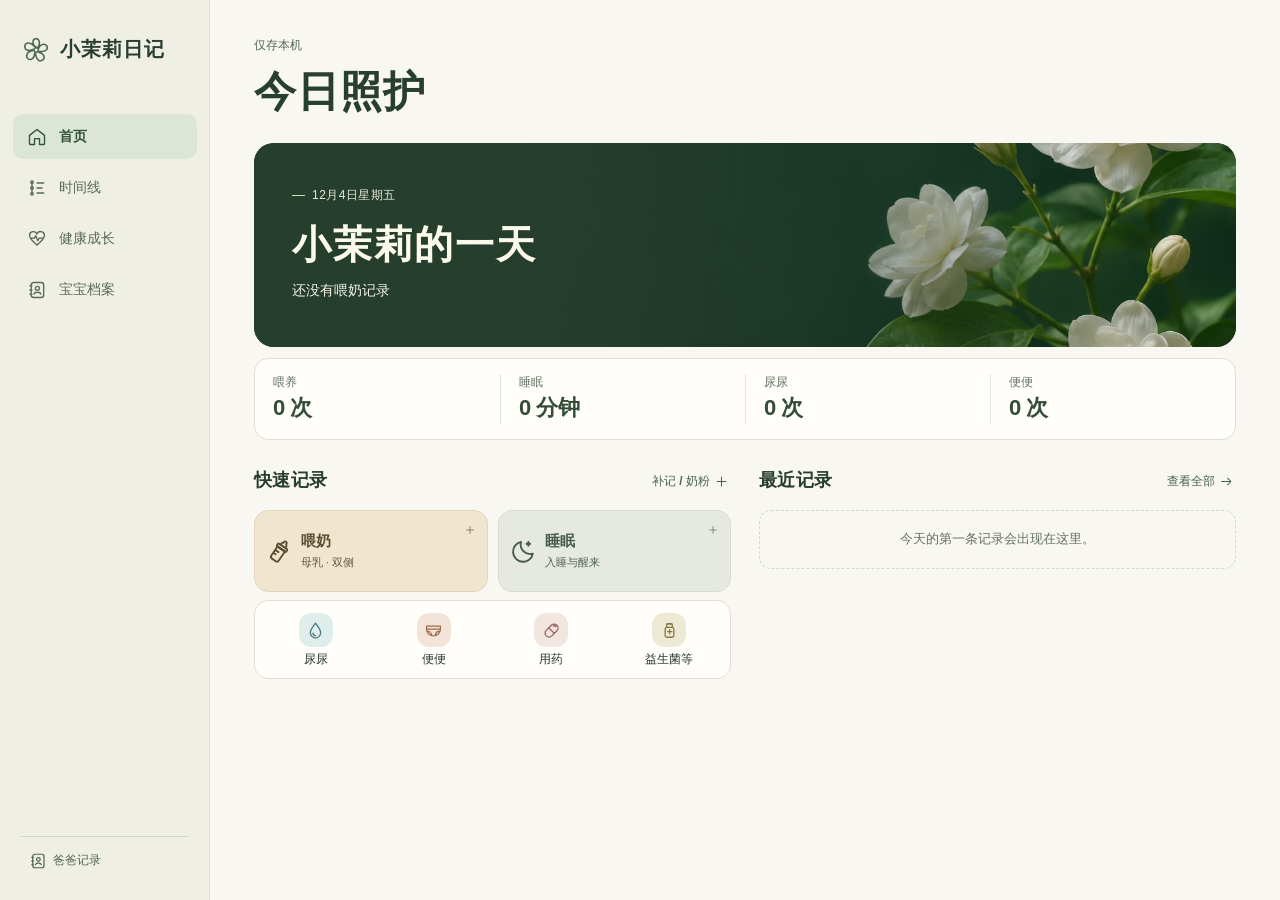
<file: index.html>
<!doctype html>
<html lang="zh-CN">
<head>
  <meta charset="utf-8">
  <meta name="viewport" content="width=device-width,initial-scale=1,viewport-fit=cover">
  <meta name="theme-color" content="#f8f7f1">
  <meta name="apple-mobile-web-app-capable" content="yes">
  <meta name="apple-mobile-web-app-status-bar-style" content="default">
  <meta name="description" content="小茉莉的家庭照护日记">
  <link rel="manifest" href="./manifest.webmanifest">
  <link rel="apple-touch-icon" href="./apple-touch-icon.png">
  <link rel="stylesheet" href="./app.css">
  <link rel="stylesheet" href="./entry.css">
  <title>小茉莉日记</title>
</head>
<body data-locked="true">
  <div id="openStatus" role="status">
    <p id="openMessage">正在打开本机日记…</p>
    <button type="button" id="retryOpen" hidden>重新打开</button>
  </div>
  <header class="masthead">
    <div class="brand"><span class="brand-seal" data-icon="flower"></span><span>小茉莉日记</span></div>
    <button id="profileShortcut" class="top-profile" aria-label="打开宝宝档案"><span data-icon="profile"></span><span id="actorName">宝宝档案</span></button>
  </header>
  <nav id="tabs" aria-label="主导航">
    <button type="button" class="selected" data-tab="home"><span data-icon="home"></span><span>首页</span></button>
    <button type="button" data-tab="timeline"><span data-icon="timeline"></span><span>时间线</span></button>
    <button type="button" data-tab="health"><span data-icon="health"></span><span>健康成长</span></button>
    <button type="button" data-tab="profile"><span data-icon="profile"></span><span>宝宝档案</span></button>
  </nav>
  <main class="journal">
    <p class="local-notice" id="gitNotice">仅存本机</p>
    <section class="page active" id="home" aria-labelledby="homeTitle">
      <div class="page-title"><h1 id="homeTitle">今日照护</h1><span class="title-meta" id="age"></span></div>
      <div class="hero">
        <div class="hero-inner"><div class="hero-date"><span class="hero-dash"></span><time id="today"></time></div>
        <h2 id="heroTitle">小茉莉的一天</h2><p id="heroDetail">今天还没有照护记录</p></div>
      </div>
      <div class="summary-strip" aria-label="今日概览">
        <div><span class="metric-label">喂养</span><strong id="feedCount">0 次</strong><span class="metric-hint" id="feedVolume">奶量 0 ml</span></div>
        <div><span class="metric-label">睡眠</span><strong id="sleepTotal">0 分钟</strong></div>
        <div><span class="metric-label">尿尿</span><strong id="peeCount">0 次</strong></div>
        <div><span class="metric-label">便便</span><strong id="poopCount">0 次</strong></div>
      </div>
      <div class="home-columns">
        <section class="quick-section" aria-labelledby="quickTitle">
          <div class="section-heading"><h2 id="quickTitle">快速记录</h2><button class="text-link" data-compose>补记 / 奶粉 <span data-icon="plus"></span></button></div>
          <div class="primary-actions">
            <button data-action="feed" class="lead-action" aria-label="喂奶"><span class="lead-icon" data-icon="feed"></span><span class="lead-copy"><b class="action-label">喂奶</b><small>母乳 · 双侧</small></span><span class="lead-sign" data-icon="plus"></span></button>
            <button data-action="sleep" class="lead-action sleep" aria-label="睡眠"><span class="lead-icon" data-icon="sleep"></span><span class="lead-copy"><b class="action-label">睡眠</b><small>入睡与醒来</small></span><span class="lead-sign" data-icon="plus"></span></button>
          </div>
          <div class="minor-actions">
            <button data-action="pee"><span class="round-icon pee" data-icon="pee"></span><b>尿尿</b></button>
            <button data-action="poop"><span class="round-icon poop" data-icon="poop"></span><b>便便</b></button>
            <button data-action="med"><span class="round-icon med" data-icon="med"></span><b>用药</b></button>
            <button data-action="supplement"><span class="round-icon supplement" data-icon="supplement"></span><b>益生菌等</b></button>
          </div>
        </section>
        <section class="recent-section" aria-labelledby="recentTitle">
          <div class="section-heading"><h2 id="recentTitle">最近记录</h2><button class="text-link" data-goto="timeline">查看全部 <span data-icon="arrow"></span></button></div>
          <div id="homeTimeline" class="entries"></div>
        </section>
      </div>
      <span id="eventCount" hidden></span><span id="lastEvent" hidden></span>
    </section>
    <section class="page" id="timeline" aria-labelledby="timelineTitle">
      <div class="page-title"><h1 id="timelineTitle">照护时间线</h1><label class="date-trigger"><span data-icon="calendar"></span>选择日期<input id="dateFilter" type="date" aria-label="选择日期"></label></div>
      <div class="week-panel">
        <div class="week-head"><h2 id="timelineHeading">本周</h2><div class="week-controls"><button type="button" class="text-link" id="backToday">今天</button><button type="button" class="icon-button" id="prevWeek" aria-label="上一周"><span data-icon="prev"></span></button><button type="button" class="icon-button" id="nextWeek" aria-label="下一周"><span data-icon="next"></span></button></div></div>
        <div id="weekStrip" class="week-strip" role="group" aria-label="日期"></div>
      </div>
      <div class="section-heading timeline-section-heading"><h2>当天记录</h2><button class="text-link" data-compose>记一笔 <span data-icon="plus"></span></button></div>
      <p id="timelineSummary" class="day-summary"></p>
      <div id="timelineList" class="entries"></div>
    </section>
    <section class="page" id="health" aria-labelledby="healthTitle">
      <div class="page-title"><h1 id="healthTitle">健康成长</h1></div>
      <div class="health-actions">
        <button data-action="med"><span class="round-icon med" data-icon="med"></span><b>用药</b><span data-icon="next"></span></button>
        <button data-action="supplement"><span class="round-icon supplement" data-icon="supplement"></span><b>营养品</b><span data-icon="next"></span></button>
        <button data-action="temperature"><span class="round-icon temperature" data-icon="temperature"></span><b>体温</b><span data-icon="next"></span></button>
        <button data-action="vaccine"><span class="round-icon vaccine" data-icon="vaccine"></span><b>疫苗</b><span data-icon="next"></span></button>
        <button data-action="growth"><span class="round-icon growth" data-icon="growth"></span><b>成长测量</b><span data-icon="next"></span></button>
      </div>
      <div class="health-columns"><section><div class="section-heading"><h2>常用项目</h2></div><div id="catalog" class="catalog"></div></section>
      <section><div class="section-heading"><h2>健康记录</h2></div><div id="healthList" class="entries"></div></section></div>
    </section>
    <section class="page" id="profile" aria-labelledby="profilePageTitle">
      <div class="page-title"><h1 id="profilePageTitle">宝宝档案</h1></div>
      <div class="profile-card">
        <span class="profile-flower" data-icon="flower"></span>
        <div class="profile-name"><h2 id="profileTitle">小茉莉</h2><p id="profileSummary">出生资料待填写</p></div>
        <button type="button" class="profile-edit" id="profileEdit" aria-controls="profileForm" aria-expanded="false"><span data-icon="edit"></span>编辑资料</button>
      </div>
      <form id="profileForm" class="profile-form" hidden>
        <div class="profile-fields"><label>宝宝昵称<input id="babyName" placeholder="小茉莉" maxlength="40" autocomplete="off"></label><label>出生日期<input id="birthDate" type="date"></label>
        <label>出生时间<input id="birthTime" type="time"></label><label>性别<select id="sex"><option value="">请选择</option><option>女</option><option>男</option><option>暂不填写</option></select></label>
        <label>出生体重（g）<input id="birthWeight" type="number" min="1" step="any" inputmode="decimal"></label><label>出生身长（cm）<input id="birthLength" type="number" min="0.1" step="any" inputmode="decimal"></label>
        <label>出生头围（cm）<input id="birthHead" type="number" min="0.1" step="any" inputmode="decimal"></label></div>
        <button class="primary" type="submit" id="saveProfile">保存宝宝档案</button>
      </form>
      <div class="section-heading"><h2>最近测量</h2><button class="text-link" data-action="growth"><span data-icon="plus"></span>记录测量</button></div>
      <div id="recentGrowth" class="growth-summary"></div>
      <section aria-labelledby="parentHeading">
        <div class="section-heading"><h2 id="parentHeading">本机记录人</h2></div>
        <div class="actor-switch" role="group" aria-label="本机记录人"><button type="button" data-parent="爸爸">爸爸</button><button type="button" data-parent="妈妈">妈妈</button></div>
      </section>
      <section id="gitFamily" hidden aria-labelledby="gitHeading">
        <div class="section-heading"><h2 id="gitHeading">家庭共享</h2></div>
        <p id="gitStatus" role="status" class="device-note">连接后，两部手机共用时间线、宝宝档案和照片。</p>
        <div class="git-buttons"><button id="gitOpen" type="button">启用家庭同步</button><button id="gitNow" type="button" hidden>立即同步</button><button id="gitInvite" type="button" hidden>邀请另一位家长</button><button id="gitShowRecovery" type="button" hidden>查看恢复密钥</button><button id="gitSwitchView" type="button" hidden>查看原来的本机日记</button></div>
        <div id="gitConflicts" class="git-conflicts"></div>
      </section>
      <section aria-labelledby="backupHeading">
        <div class="section-heading"><h2 id="backupHeading">备份与恢复</h2></div>
        <p class="device-note">换设备或清理网站数据前，请导出备份。备份包含记录、照片、宝宝档案和常用项目。</p>
        <div class="backup-buttons"><button type="button" id="exportBackup">导出备份</button><button type="button" id="chooseBackup">从文件恢复</button></div>
        <input type="file" id="backupFile" accept=".json,application/json" hidden>
        <p id="backupStatus" class="device-note backup-status" role="status"></p>
      </section>
    </section>
  </main>
  <dialog id="gitSetup" class="git-dialog" aria-labelledby="gitSetupTitle"><form id="gitSetupForm">
    <div class="dialog-head"><h2 id="gitSetupTitle">连接家庭日记</h2><button class="git-dismiss" type="button" id="gitCancel">关闭</button></div>
    <label>连接方式<select id="gitMode"><option value="create">首次创建家庭</option><option value="join">使用邀请加入</option><option value="recover">使用恢复密钥</option><option value="resume" hidden>更新本机授权</option></select></label>
    <label id="gitLinkRow" hidden>家庭邀请链接<input id="gitLink" type="text" placeholder="粘贴另一位家长发来的完整链接" autocomplete="off" autocapitalize="off" spellcheck="false"></label>
    <label>家庭私有仓库<input id="gitRepo" type="text" required autocomplete="off" autocapitalize="off" spellcheck="false"></label>
    <label id="gitRecoveryRow" hidden>家庭恢复密钥<input id="gitRecovery" type="password" autocomplete="off" spellcheck="false"></label>
    <label>本机 GitHub 令牌<input id="gitToken" type="password" autocomplete="off" spellcheck="false" placeholder="github_pat_…"></label>
    <p class="device-note">由仓库所有者为两台手机各生成一枚。选择 Only select repositories，只勾选家庭私库，Contents 选 Read and write。在对应手机粘贴一次。<a href="https://github.com/settings/personal-access-tokens/new?name=Xiaomoli-device&amp;target_name=anddygon&amp;contents=write&amp;expires_in=90" target="_blank" rel="noreferrer">前往 GitHub 授权 ↗</a></p>
    <label id="gitMergeRow" class="git-check"><input type="checkbox" id="gitMerge">把这台手机原有的记录和照片并入家庭</label>
    <p class="device-note" id="gitError" role="status"></p><button type="submit" class="primary" id="gitConnect">连接家庭</button>
  </form></dialog>
  <dialog id="gitInviteBox" class="git-dialog" aria-labelledby="gitInviteTitle"><div class="dialog-head"><h2 id="gitInviteTitle">邀请另一位家长</h2><button class="git-dismiss" type="button" id="gitCloseInvite">关闭</button></div>
    <p>复制链接发给另一位家长。两台手机同时打开日记，等对方完成配对后再关闭。邀请有效期为 30 分钟。</p>
    <label>一次性邀请链接<input id="gitInviteResult" readonly></label><button id="gitCopyInvite" class="primary" type="button">复制邀请链接</button><p id="gitCopyHint" class="device-note" role="status"></p></dialog>
  <dialog id="gitKeyBox" class="git-dialog" aria-labelledby="gitKeyTitle"><div class="dialog-head"><h2 id="gitKeyTitle">家庭恢复密钥</h2><button class="git-dismiss" type="button" id="gitKeyClose">关闭</button></div>
    <p>两台手机都更换或清除日记后，凭这把密钥和私有仓库授权找回云端记录。请存入密码管理器。</p><label>恢复密钥<input readonly id="gitKeyText"></label></dialog>
  <dialog id="recordActions" aria-labelledby="recordActionsTitle">
    <div class="dialog-head"><h2 id="recordActionsTitle">记录操作</h2><button type="button" id="actionsClose" class="dialog-close icon-button" aria-label="关闭操作"><span data-icon="close"></span></button></div>
    <p id="actionSubject" class="device-note"></p>
    <button type="button" id="actionEdit" class="record-action">编辑记录</button>
    <button type="button" id="actionDelete" class="record-action danger">删除记录</button>
  </dialog>
  <dialog id="deleteDialog" aria-labelledby="deleteHeading" aria-describedby="deleteDetail">
    <div class="dialog-head"><h2 id="deleteHeading">删除这条记录？</h2></div>
    <p id="deleteDetail" class="device-note"></p>
    <div class="dialog-controls"><button type="button" id="cancelDelete" autofocus>取消</button><button type="button" id="confirmDelete" class="danger">确认删除</button></div>
  </dialog>
  <dialog id="restoreDialog" aria-labelledby="restoreHeading" aria-describedby="restoreDetail">
    <div class="dialog-head"><h2 id="restoreHeading">恢复这份备份？</h2></div>
    <p id="restoreDetail" class="device-note"></p>
    <p class="device-note">只将缺少的记录和常用项目补到这台设备，保留已有宝宝资料。</p>
    <div class="dialog-controls"><button type="button" id="cancelRestore" autofocus>取消</button><button type="button" id="confirmRestore" class="accept">确认恢复</button></div>
  </dialog>
  <dialog id="entryDialog" aria-labelledby="dialogTitle"><form id="entryForm" novalidate><div class="dialog-grip"></div><div class="dialog-head"><h2 id="dialogTitle">添加记录</h2><button type="button" class="icon-button dialog-close" id="cancelEntry" autofocus>取消</button></div><div id="formFields"></div><button class="primary" id="submitEntry" type="submit">保存记录</button></form></dialog>
  <dialog id="composeDialog"><div class="dialog-head"><h2>记一笔</h2><button type="button" class="icon-button" id="composeClose" aria-label="关闭"><span data-icon="close"></span></button></div><div id="composeList" class="compose-list"></div></dialog>
  <dialog id="photoDialog"><div class="dialog-head"><h2>记录照片</h2><button type="button" id="photoClose" class="icon-button dialog-close" aria-label="关闭照片"><span data-icon="close"></span></button></div><img id="photoFull" alt="记录所附照片"></dialog>
  <div id="toast" role="status" aria-live="polite"></div>
  <script type="module" src="./app.js"></script>
</body>
</html>
</file>
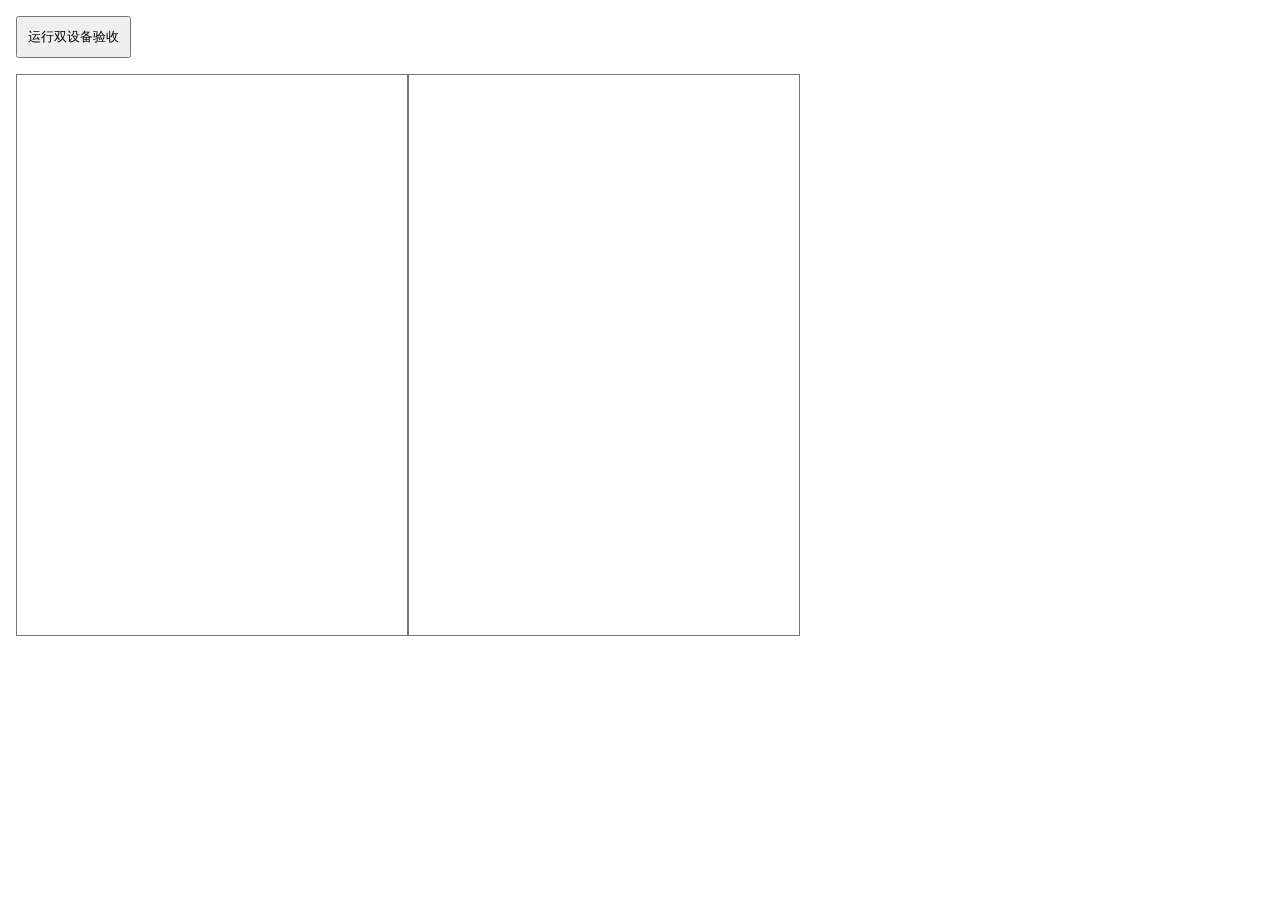
<file: qa/family-browser.html>
<!doctype html><html lang="zh-CN"><meta charset="utf-8"><title>双设备家庭同步验收</title>
<style>body{margin:16px;font:16px system-ui}iframe{width:390px;height:560px;border:1px solid #777}pre{white-space:pre-wrap}button{padding:10px}</style>
<button id="begin">运行双设备验收</button><pre id="result" role="status"></pre><iframe title="爸爸的测试手机"></iframe><iframe title="妈妈的测试手机"></iframe>
<script type="module">
const log=document.querySelector('#result'),[a,b]=document.querySelectorAll('iframe');
const wait=ms=>new Promise(ok=>setTimeout(ok,ms));
async function until(fn,description,ms=25000){
 const end=Date.now()+ms;
 while(Date.now()<end){if(await fn())return;await wait(100);}
 const messages=[a,b].map(frame=>{const d=frame.contentDocument;
   const entry=d?.querySelector('#entryDialog');
   return JSON.stringify({network:d?.querySelector('#gitStatus')?.textContent,entryOpen:entry?.open,
      entryMessages:[...(entry?.querySelectorAll('[role=status]')||[])].map(p=>p.textContent),
      invalid:[...(entry?.querySelectorAll(':invalid')||[])].map(e=>e.name||e.tagName),
      toast:d?.querySelector('#toast')?.textContent,recent:d?.querySelector('#homeTimeline')?.textContent,
      trace:frame.contentWindow?.qaEntryEvents});});
 throw Error(description+'；'+messages.join(' | '));
}
const report=s=>log.textContent+=s+'\n';
function setup(frame){
  const doc=()=>frame.contentDocument, win=()=>frame.contentWindow, el=sel=>doc().querySelector(sel);
  const tap=sel=>{const btn=el(sel);if(!btn || btn.disabled)throw Error('无法操作 '+sel);btn.click();};
  const text=sel=>el(sel)?.textContent||'';
  const ready=()=>until(()=>doc()?.body?.dataset.locked==='false' && el('#gitFamily')?.hidden===false,'日记初始化未就绪');
  const tab=t=>tap('[data-tab="'+t+'"]');
  const sync=async()=>{tap('#gitNow');await wait(130);};
  return {el,tap,text,ready,win,tab,sync};
}
const dad=setup(a),mom=setup(b);
const id=Math.random().toString(36).slice(2),phoneA='/qa-phone-a-'+id+'/',phoneB='/qa-phone-b-'+id+'/';
async function open(frame,path){await new Promise(resolve=>{frame.onload=resolve;frame.src=path;});}
function writeField(api,sel,value){const field=api.el(sel);field.value=value;field.dispatchEvent(new (api.win().Event)('input',{bubbles:true}));}
async function tests(){
  await open(a,phoneA);await dad.ready();dad.tab('profile');dad.tap('#gitOpen');
  writeField(dad,'#gitRepo','parents/private');writeField(dad,'#gitToken','github_pat_fixture_dad');dad.tap('#gitConnect');
  await until(()=>!dad.el('#gitSetup').open&&!dad.el('#gitInvite').hidden,'爸爸未连上模拟家庭仓库');report('爸爸已建家庭');
  dad.tap('#gitInvite');await until(()=>dad.el('#gitInviteBox').open,'无法生成邀请');
  const invite=new URL(dad.el('#gitInviteResult').value);
  if(!invite.hash.startsWith('#family='))throw Error('邀请缺少家庭信息');
  // Devices use separate path-scoped IndexedDB and BroadcastChannel names.
  // Only the fixture origin/path is changed, the product pairing fragment is copied unchanged.
  await open(b,phoneB+invite.hash);await mom.ready();await until(()=>mom.el('#gitSetup').open,'邀请未自动进入配对');
  writeField(mom,'#gitToken','github_pat_fixture_mom');mom.tap('#gitConnect');
  await until(()=>!mom.el('#gitSetup').open&&!mom.el('#gitInvite').hidden,'妈妈未成功配对',55000);
  dad.tap('#gitCloseInvite');report('两台设备用不同令牌、一次性邀请完成配对');
  mom.tab('profile');mom.tap('[data-parent="妈妈"]');
  await until(()=>mom.text('#actorName').includes('妈妈'),'记录身份未切换');
  dad.tab('home');dad.tap('#home [data-action="pee"]');await until(()=>dad.text('#peeCount')==='1 次','爸爸新增未保存');
  dad.tab('profile');await dad.sync();await mom.sync();
  await until(async()=>{if(mom.text('#peeCount')==='1 次')return true;await mom.sync();return false;},'妈妈未看到爸爸新增');
  report('爸爸的尿尿记录同步到妈妈手机');
  mom.win().sessionStorage.setItem('qa-offline:'+phoneB,'yes');mom.win().dispatchEvent(new Event('offline'));
  mom.tab('home');mom.tap('#home [data-action="poop"]');await until(()=>mom.text('#poopCount')==='1 次','离线新增失败');
  const edit=mom.el('#homeTimeline .entry-row .entry-title');edit.click();
  await until(()=>mom.el('#entryDialog').open && mom.el('input[type="file"]'),'离线照片表单未打开');
  const c=mom.win().document.createElement('canvas');c.width=640;c.height=480;
  const ctx=c.getContext('2d');ctx.fillStyle='#eead2c';ctx.fillRect(0,0,c.width,c.height);
  const blob=await new Promise(r=>c.toBlob(r,'image/jpeg'));
  const w=mom.win(),dt=new w.DataTransfer();dt.items.add(new w.File([blob],'synthetic.jpg',{type:'image/jpeg'}));
  const picker=mom.el('#entryDialog input[type=file]');picker.files=dt.files;picker.dispatchEvent(new w.Event('change',{bubbles:true}));
  await until(()=>mom.el('.entry-photo-size')?.textContent&& !mom.el('#submitEntry').disabled,'照片未压缩');
  writeField(mom,'#entryDialog [name="note"]','合成离线照片');mom.tap('#submitEntry');await until(()=>!mom.el('#entryDialog').open,'离线照片未保存');
  await open(b,phoneB);await mom.ready();await until(()=>mom.text('#poopCount')==='1 次','离线重开丢失记录');
  if(!mom.el('#homeTimeline .entry-photo'))throw Error('离线重开丢失照片');
  if(dad.text('#poopCount')!=='0 次')throw Error('离线写入意外出现在另一台手机');
  report('妈妈离线添加照片、关闭再打开后仍能查看');
  mom.win().sessionStorage.removeItem('qa-offline:'+phoneB);mom.win().dispatchEvent(new Event('online'));mom.tab('profile');
  await until(async()=>{await mom.sync();await dad.sync();return dad.text('#poopCount')==='1 次'&&dad.el('#homeTimeline .entry-photo');},'爸爸未收到带照片的记录');
  dad.tab('home');dad.tap('#homeTimeline .entry-photo');await until(()=>dad.el('#photoFull')?.naturalWidth>0,'爸爸收到照片但不能打开');
  dad.tap('#photoClose');report('恢复网络后，爸爸看到妈妈的记录和可解码的照片');
  mom.win().sessionStorage.setItem('qa-offline:'+phoneB,'yes');
  async function editPee(api,note){
    api.tab('home');api.el('#homeTimeline button[aria-label^="修改尿尿"]').click();
    await until(()=>api.el('#entryDialog').open,'编辑记录未打开');
    writeField(api,'#entryDialog [name="note"]',note);api.tap('#submitEntry');
    await until(()=>!api.el('#entryDialog').open,'编辑记录未保存');
  }
  await editPee(mom,'测试妈妈修改');await editPee(dad,'测试爸爸修改');
  dad.tab('profile');await until(async()=>{await dad.sync();return dad.text('#gitStatus').includes('已同步');},'爸爸修改未上传');
  mom.win().sessionStorage.removeItem('qa-offline:'+phoneB);mom.tab('profile');
  await until(async()=>{await mom.sync();return mom.text('#gitConflicts').includes('测试爸爸修改')&&mom.text('#gitConflicts').includes('测试妈妈修改');},'同一条记录冲突未显示两个版本');
  const remoteChoice=[...mom.el('#gitConflicts').querySelectorAll('button')].find(x=>x.textContent==='保留家庭版本');remoteChoice.click();
  await until(()=>!mom.text('#gitConflicts')&&mom.text('#homeTimeline').includes('测试爸爸修改'),'所选家庭版本未保存');
  report('两台设备同时改同一条时，可见两份具体内容，选择后保留指定版本');
  const data=await (await fetch('/qa-check?instance='+id)).json();if(data.plaintext||data.writes<3)throw Error('模拟仓库密文检查未通过');
  report('PASS · 双设备录入、邀请、双向同步、离线照片和密文检查通过。');
}
document.querySelector('#begin').onclick=async e=>{
  e.target.disabled=true;log.textContent='';
  try{await tests();}catch(err){report('FAIL · '+err.message);console.error(err);}
};
</script></html>
</file>
<file: app.css>
:root {
  color-scheme:light;
  --canvas:#f8f7f1;
  --paper:#fffefa;
  --pine:#283e31;
  --leaf:#52745b;
  --ink:#29362c;
  --quiet:#637164;
  --line:#dedfd2;
  --serif:"Songti SC","STSong","Noto Serif CJK SC","Source Han Serif SC",Georgia,serif;
  --sans:-apple-system,BlinkMacSystemFont,"PingFang SC","Hiragino Sans GB","Noto Sans CJK SC","Microsoft YaHei",sans-serif;
  --rail:210px;
  --frame:1100px;
  font-family:var(--sans);
  color:var(--ink);
  background:var(--canvas);
}
*,*::before,*::after{box-sizing:border-box}
body{margin:0;min-height:100vh;-webkit-font-smoothing:antialiased}
h1,h2,h3,p,ol{margin:0}
button,input,select,textarea,summary{font:inherit}
button,summary{cursor:pointer;-webkit-tap-highlight-color:transparent}
button{color:inherit;background:none;border:0}
button:focus-visible,a:focus-visible,summary:focus-visible,input:focus-visible,textarea:focus-visible,select:focus-visible {outline:2px solid #66866e;outline-offset:3px}
button:disabled{opacity:.52;cursor:wait}
button:active:not(:disabled){transform:translateY(1px)}
button svg,[data-icon] svg,.entry-mark svg{height:1em;width:1em;display:block;flex:none}
[data-icon]{display:inline-flex;align-items:center;justify-content:center;flex:none}
[hidden]{display:none!important}
.masthead,.journal{width:min(100%,var(--frame));margin:auto;padding-inline:clamp(20px,4vw,44px)}
.masthead{display:flex;align-items:center;justify-content:space-between;gap:12px;padding-top:max(15px,env(safe-area-inset-top));padding-bottom:13px}
.brand{display:inline-flex;align-items:center;gap:9px;font-family:var(--serif);font-weight:650;font-size:21px;letter-spacing:.055em;color:var(--pine);white-space:nowrap}
.brand-seal{display:grid;place-items:center;height:30px;width:30px;border-radius:50%;font-size:27px;color:#496950}
.top-profile{display:flex;gap:6px;align-items:center;min-height:42px;padding:2px;white-space:nowrap;color:#526554;font-size:12px;font-weight:530}
.top-profile [data-icon]{font-size:18px}
#tabs{z-index:10;position:fixed;bottom:0;left:0;right:0;display:flex;justify-content:space-evenly;align-items:center;min-height:64px;background:rgba(250,249,244,.96);backdrop-filter:blur(14px);-webkit-backdrop-filter:blur(14px);border-top:1px solid #dedfd5;padding:4px 4px max(5px,env(safe-area-inset-bottom))}
#tabs button{display:flex;flex-direction:column;align-items:center;justify-content:center;gap:3px;flex:1;min-height:48px;padding:4px;color:#748174;font-size:10.5px;font-weight:520}
#tabs button [data-icon]{width:37px;height:25px;border-radius:10px;font-size:20px}
#tabs button.selected,#tabs button[aria-current="page"]{color:#334f38;font-weight:700}
#tabs button.selected [data-icon],#tabs button[aria-current="page"] [data-icon]{background:#e4ecdf}
.journal{padding-top:6px;padding-bottom:calc(84px + env(safe-area-inset-bottom))}
.page{display:none;min-width:0}
.page.active{display:block}
.page-title,.section-heading,.week-head,.dialog-head{display:flex;align-items:center;justify-content:space-between;gap:10px}
.page-title{margin:6px 0 17px;align-items:baseline}
h1{font-family:var(--serif);font-size:clamp(29px,5vw,42px);line-height:1.3;letter-spacing:.02em;font-weight:700;color:var(--pine)}
h2{font-size:18px;line-height:1.4;letter-spacing:.015em;font-weight:630;color:var(--pine)}
.title-meta{font-size:12px;color:var(--quiet);font-variant-numeric:tabular-nums;line-height:1.6;text-align:right}
.hero{isolation:isolate;position:relative;display:flex;align-items:center;min-height:151px;border-radius:20px;overflow:hidden;background:#253e2e;color:#fbf9ea}
.hero::before{content:"";position:absolute;z-index:-2;inset:0 0 0 22%;background:url("./jasmine.webp") 66% 50%/cover no-repeat}
.hero::after{content:"";position:absolute;z-index:-1;inset:0;background:linear-gradient(90deg,#263e2d 5%,rgba(38,62,45,.99) 24%,rgba(38,62,45,.9) 36%,rgba(38,62,45,.38) 65%,rgba(38,62,45,.02) 100%)}
.hero-inner{width:69%;padding:20px 0 23px 20px}
.hero-date{display:flex;align-items:center;gap:7px;color:#e5eada;font-size:11px;font-weight:540;line-height:1.35;letter-spacing:.04em}
.hero-dash{width:13px;height:1px;background:#cfdbbd}
.hero h2{font-family:var(--serif);color:inherit;font-size:clamp(26px,5.3vw,39px);font-weight:620;letter-spacing:.045em;line-height:1.4;margin:9px 0 4px}
.hero p{font-size:12px;line-height:1.65;color:#f3f3e8;overflow-wrap:anywhere}
.summary-strip{display:grid;grid-template-columns:repeat(4,minmax(0,1fr));background:var(--paper);border:1px solid var(--line);border-radius:14px;margin-top:11px;padding:12px 0;min-height:78px}
.summary-strip>div{display:flex;flex-direction:column;min-width:0;padding:0 clamp(7px,2.5vw,18px)}
.summary-strip>div+div{border-left:1px solid #e4e5da}
.metric-label,.metric-hint{font-size:11.5px;line-height:1.5;color:var(--quiet)}
.summary-strip strong{display:block;font-size:clamp(16px,3.6vw,22px);font-variant-numeric:tabular-nums;letter-spacing:-.025em;line-height:1.5;font-weight:620;color:#344d39;overflow-wrap:anywhere}
.metric-hint{font-size:10px}
.active-timers:empty{display:none}
.active-timers{margin-top:12px;font-size:13px;line-height:1.6}
.active-timers button{color:#3b6247;font-weight:620}
.section-heading{margin:23px 0 12px;min-height:28px}
.section-heading .text-link{margin-block:-7px}
.text-link,.icon-button{display:inline-flex;align-items:center;justify-content:center;gap:4px;min-height:40px;color:#49644c;font-size:12px;font-weight:570}
.text-link{padding-inline:2px}
.text-link [data-icon]{font-size:15px}
.primary-actions{display:grid;grid-template-columns:repeat(2,minmax(0,1fr));gap:10px}
.lead-action{display:flex;align-items:center;position:relative;min-height:73px;padding:13px 11px;gap:8px;text-align:left;border:1px solid #e3d5bb;border-radius:14px;background:#f0e6cf;color:#5c4e31}
.lead-action.sleep{background:#e6e9e1;color:#465b4b;border-color:#d6dccf}
.lead-icon{font-size:27px;align-self:center}
.lead-copy{display:flex;flex-direction:column;gap:4px}
.lead-copy b{font-size:15px;font-weight:650}
.lead-copy small{font-size:10.5px;line-height:1.35;color:#625a43}
.lead-action.sleep small{color:#526151}
.lead-sign{margin-left:auto;align-self:flex-start;font-size:12px;opacity:.75}
.minor-actions{display:grid;grid-template-columns:repeat(4,minmax(0,1fr));background:var(--paper);border:1px solid var(--line);border-radius:14px;margin-top:8px;padding:7px 2px}
.minor-actions button{display:flex;min-width:0;flex-direction:column;align-items:center;gap:4px;padding:5px 0 3px}
.minor-actions button b{font-size:12px;font-weight:560}
.round-icon{width:34px;height:34px;border-radius:12px;font-size:19px;display:inline-grid;place-items:center;color:var(--hue,#5b755e);background:var(--tint,#e9eee4)}
.pee,[data-kind="pee"]{--hue:#4b7881;--tint:#dfedeb}
.poop,[data-kind="poop"]{--hue:#a06d4d;--tint:#f2e4d8}
.med,[data-kind="med"]{--hue:#976560;--tint:#f3e5df}
.supplement,[data-kind="supplement"]{--hue:#8a7745;--tint:#ede9d4}
.temperature,[data-kind="temperature"]{--hue:#a86c4b;--tint:#f2e7dc}
.vaccine,[data-kind="vaccine"]{--hue:#51767c;--tint:#e4eded}
.growth,[data-kind="growth"]{--hue:#658060;--tint:#e4eedf}
[data-kind="feed"],[data-kind="milk"]{--hue:#8e7348;--tint:#efe5cf}
[data-kind="sleep"]{--hue:#756783;--tint:#ece7f1}
.entries{min-width:0}
.entry-list{list-style:none;padding:0;margin:0}
.entry-row{position:relative;display:grid;grid-template-columns:43px 27px minmax(0,1fr);gap:9px;align-items:start;padding:4px 0 18px}
.entry-row:not(:last-child)::before{position:absolute;content:"";top:27px;bottom:-6px;left:65px;width:1px;background:#d9ded1}
.entry-time{font-size:15px;font-variant-numeric:tabular-nums;line-height:26px;letter-spacing:-.035em;color:#3a4b3e;font-weight:550}
.entry-mark{position:relative;z-index:1;display:grid;place-items:center;width:27px;height:27px;border-radius:50%;background:var(--tint,#e4ece2);color:var(--hue,#567356);font-size:16px}
.entry-body{min-width:0}
.entry-heading{display:flex;align-items:baseline;justify-content:space-between;gap:9px;line-height:25px}
.entry-title{font-size:15px;font-weight:650;color:#354738;overflow-wrap:anywhere}
.entry-author{font-size:11px;color:#69796b;white-space:nowrap}
.entry-detail,.entry-note{font-size:13px;color:#59695c;line-height:1.65;overflow-wrap:anywhere}
.entry-note{border-left:2px solid #d8dfd2;padding-left:8px;margin-top:4px;white-space:pre-wrap}
.entry-actions{display:flex;align-items:center;gap:9px;flex-wrap:wrap}
.entry-actions button,.entry-photo{display:inline-flex;align-items:center;gap:4px;min-height:38px;padding:3px 0;color:#456a4e;font-size:12px}
.entry-actions svg,.entry-photo svg{width:15px;height:15px}
.entry-row.is-live .entry-body,.timer-card{background:#eaf0e4;border:1px solid #d4dfcb;border-radius:13px;padding:7px 12px}
.entry-row.is-live .entry-actions button,.timer-card button{background:#3a5d42;color:#fffef6;border-radius:99px;padding:7px 13px;min-height:33px}
.empty-state,.entries>.muted,.catalog>.muted,.growth-summary>.muted{padding:18px 14px;text-align:center;border:1px dashed #d3d9cb;color:var(--quiet);border-radius:12px;font-size:13px;line-height:1.6}
.empty-state svg{margin:0 auto 6px;width:21px;height:21px;color:#70846c}
.empty-state b,.empty-state strong{display:block;font-size:14px;color:#4d6351}
.empty-state p{font-size:12px;line-height:1.6;margin-top:3px}
.date-trigger{position:relative;display:flex;align-items:center;gap:5px;min-height:42px;color:var(--leaf);font-size:12px;font-weight:570}
.date-trigger [data-icon]{font-size:17px}
.date-trigger input{position:absolute;inset:0;opacity:0;width:100%;height:100%;cursor:pointer}
.date-trigger:focus-within{outline:2px solid #6c886b}
.week-panel{padding:14px 12px 13px;background:var(--paper);border:1px solid var(--line);border-radius:17px}
.week-head{padding-left:4px}
.week-head h2{font-weight:620;font-size:18px}
.week-controls{display:flex;align-items:center;gap:2px}
.icon-button{min-width:40px;padding:0;font-size:18px}
.week-strip{display:grid;grid-template-columns:repeat(7,minmax(0,1fr));gap:4px;margin-top:8px}
.week-strip button{min-width:0;display:flex;flex-direction:column;align-items:center;gap:4px;min-height:55px;justify-content:center;color:#475b4c;border-radius:12px;font-size:11px}
.week-strip button :is(strong,b){font-size:20px;font-weight:560;line-height:1.2;font-variant-numeric:tabular-nums}
.week-strip button.selected,.week-strip button.active,.week-strip button[aria-pressed="true"]{background:#37563d;color:#fffdf1}
.health-actions{display:grid;grid-template-columns:repeat(2,minmax(0,1fr));gap:8px}
.health-actions button,.catalog button{min-width:0;display:flex;align-items:center;gap:8px;padding:13px 10px;border-radius:12px;border:1px solid var(--line);background:var(--paper);text-align:left;font-size:14px;min-height:60px}
.health-actions button b{font-weight:600;min-width:0}
.health-actions button>[data-icon="next"]{margin-left:auto;font-size:13px;color:#788777}
.health-actions button:last-child{grid-column:1/-1}
.health-actions .round-icon{width:31px;height:31px;font-size:18px}
.catalog{display:grid;gap:6px}
.catalog button{width:100%}
.profile-card{padding:18px 14px;display:flex;align-items:center;gap:11px;background:#e6ecdf;border:1px solid #d8dfd0;border-radius:16px}
.profile-flower{width:46px;height:46px;display:grid;place-items:center;border-radius:16px;background:#38583e;color:#f6f6df;font-size:32px}
.profile-name{min-width:0;flex:1}
.profile-name h2{font-size:21px;font-family:var(--serif);overflow-wrap:anywhere}
.profile-name p{font-size:11px;line-height:1.6;color:#536453;margin-top:2px;overflow-wrap:anywhere}
.profile-edit{display:flex;gap:4px;align-items:center;min-height:40px;font-size:12px;color:#3c5b42;font-weight:570;padding:4px}
.profile-edit [data-icon]{font-size:15px}
.profile-form{padding:5px 15px 15px;margin-top:10px;background:var(--paper);border:1px solid var(--line);border-radius:16px}
.profile-fields{display:grid;grid-template-columns:repeat(2,minmax(0,1fr));gap:0 12px}
.profile-fields label,.dialog-head+div label,#formFields label{display:block;margin:12px 0 6px;color:var(--quiet);font-size:12px;line-height:1.6}
.profile-form input,.profile-form select,#formFields input:not([type="checkbox"]):not([type="radio"]),#formFields select,#formFields textarea{width:100%;min-width:0;min-height:44px;background:#fcfcf8;color:var(--ink);border:1px solid #d6dcce;border-radius:10px;padding:9px 11px;font:400 16px/1.35 var(--sans)}
.profile-form input,.profile-form select,#formFields label input,#formFields label select,#formFields label textarea{margin-top:4px}
.actor-switch{display:inline-flex;padding:4px;background:#e9ece2;border-radius:12px;gap:3px}
.actor-switch button{min-height:40px;min-width:84px;color:#4e6050;border-radius:9px;font-size:14px}
.actor-switch .chosen,.actor-switch button[aria-pressed="true"]{background:#fffef8;box-shadow:0 1px 4px #34403617;color:#324f37;font-weight:620}
.growth-summary{font-size:14px;color:#475d4a;line-height:1.7}
.primary{border:0;min-height:47px;border-radius:13px;font-size:15px;font-weight:600;color:#fffef7;background:#3f6045;padding:11px 20px;width:100%;margin-top:18px}
dialog{margin:auto auto 0;border:1px solid #d9ddcf;border-bottom:0;border-radius:22px 22px 0 0;background:var(--paper);color:var(--ink);width:min(100%,520px);max-width:100%;max-height:88dvh;overflow:auto;padding:12px 20px max(23px,env(safe-area-inset-bottom));box-shadow:0 -10px 60px #2433241a}
dialog::backdrop{background:#1c2b235e;backdrop-filter:blur(2px)}
.dialog-grip{width:34px;height:4px;background:#d7dcd1;border-radius:9px;margin:0 auto 10px}
.dialog-head{margin:0 0 10px}
.dialog-head h2{font-family:var(--serif);font-size:22px;font-weight:650}
.dialog-close{background:#eef0e9;border-radius:50%;width:34px;min-width:34px;height:34px;min-height:34px}
.choiceRow,.choice-row,.choice-group,.segmented,.group{display:flex;align-items:center;flex-wrap:wrap;gap:6px}
.choice,.pill,.choice-group button,.segmented button{border:1px solid #d9dfd2;background:var(--paper);border-radius:18px;color:var(--quiet);font-size:13px;padding:8px 13px;min-height:38px}
.choice.active,.pill.active,.choice-group button[aria-pressed="true"],.segmented .chosen{color:#32563a;background:#e7eee1;border-color:#aebfa6}
#photoFull{display:block;width:100%;height:auto;max-height:70vh;object-fit:contain}
#photoDialog{margin:auto;border-radius:15px;border:1px solid #d9ddcf;padding:14px;width:min(94vw,550px)}
#toast{position:fixed;left:50%;bottom:calc(78px + env(safe-area-inset-bottom));z-index:20;transform:translate(-50%,8px);max-width:calc(100vw - 28px);min-width:max-content;display:flex;align-items:center;gap:10px;border-radius:20px;padding:10px 16px;background:#2b4431;color:#fffdf2;font-size:13px;opacity:0;pointer-events:none;transition:opacity .15s,transform .15s}
#toast.show,#toast.visible,#toast.is-visible{opacity:1;transform:translate(-50%,0);pointer-events:auto}
#toast button{color:#f1e3b3;font-size:13px;text-decoration:underline}
@media(min-width:680px){
  .home-columns,.health-columns{display:grid;grid-template-columns:minmax(0,1fr) minmax(0,1fr);gap:28px}
  .hero{min-height:198px}.hero-inner{padding:30px}
  .hero p{font-size:14px}.hero-date{font-size:12px}
  .summary-strip{padding:15px 0}.lead-action{min-height:82px}
  .health-actions{grid-template-columns:repeat(3,minmax(0,1fr))}
  .health-actions button:last-child{grid-column:auto}
  .week-panel{padding:16px 20px}.week-strip{gap:12px}
  dialog{margin:auto;border:1px solid #d9ddcf;border-radius:21px;padding:22px}
  .dialog-grip{display:none}.profile-card{padding:21px}.profile-form{padding:6px 20px 20px}
}
@media(min-width:1000px){
  body{padding-left:var(--rail)}
  body::before{content:"";position:fixed;z-index:0;inset:0 auto 0 0;width:var(--rail);background:#efefe5;border-right:1px solid #dfe2d4}
  .masthead{position:fixed;z-index:3;top:0;left:0;width:var(--rail);display:flex;flex-direction:column;align-items:stretch;padding:34px 21px;gap:18px}
  .brand{font-size:20px}.brand-seal{font-size:27px}
  .top-profile{position:fixed;left:21px;bottom:22px;padding:12px 8px 6px;width:calc(var(--rail) - 42px);border-top:1px solid #d4dacb;border-radius:0}
  #tabs{top:114px;bottom:auto;left:13px;right:auto;width:calc(var(--rail) - 26px);display:grid;align-items:stretch;justify-content:stretch;padding:0;background:none;backdrop-filter:none;border:0;gap:6px}
  #tabs button{flex-direction:row;justify-content:flex-start;gap:9px;padding:7px 11px;min-height:45px;width:100%;border-radius:10px;color:#586a59;font-size:14px}
  #tabs button.selected,#tabs button[aria-current="page"]{background:#dce6d7;color:#34543a}
  #tabs button [data-icon]{height:24px;width:26px;font-size:20px}
  #tabs button.selected [data-icon],#tabs button[aria-current="page"] [data-icon]{background:none}
  .journal{padding-top:36px;padding-bottom:62px}.page-title{margin-bottom:23px}
  .hero{min-height:204px}.hero-inner{padding:31px 38px}.hero h2{margin-block:14px 7px}
  .section-heading{margin:27px 0 15px}.health-actions{grid-template-columns:repeat(5,minmax(0,1fr))}
  .health-actions button{padding:14px 11px;gap:5px}.health-actions button>[data-icon="next"]{display:none}
  .week-strip button{min-height:70px}.week-strip{gap:clamp(12px,2.4vw,32px)}
  #toast{bottom:27px}
}
@media(max-width:355px){
  .masthead,.journal{padding-inline:14px}.lead-action{padding:11px 8px;gap:5px}.lead-icon{font-size:24px}.hero-inner{padding-left:16px;width:73%}
  .entry-row{grid-template-columns:39px 24px minmax(0,1fr);column-gap:7px}.entry-mark{width:24px;height:24px}.entry-row:not(:last-child)::before{left:58px}
}
@media(prefers-reduced-motion:reduce){*,*::before,*::after{scroll-behavior:auto!important;transition:none!important;animation:none!important}}
.glyph,.glyph svg { display:inline-block;width:1em;height:1em;vertical-align:middle }
.entry-title { padding:0;text-align:left;line-height:1.55 }
.entry-date { display:block;font-size:10px;line-height:1.2;color:var(--quiet) }
.day-summary { font-size:12px;color:var(--quiet);line-height:1.6;margin:-5px 0 20px }
.growth-summary { display:grid;grid-template-columns:repeat(3,minmax(0,1fr));gap:8px;padding:14px 0;border-block:1px solid var(--line) }
.growth-metric { display:grid;gap:4px }
.growth-metric small { color:var(--quiet);font-size:12px }.growth-metric strong{font-variant-numeric:tabular-nums;font-size:17px}
.timer-button { display:inline-flex;align-items:center;gap:8px;font-size:13px;padding:12px 17px;background:#e4ecdf;color:#294d35;border-radius:12px;margin:6px 5px 2px 0 }
.compose-list { display:grid;grid-template-columns:repeat(3,minmax(0,1fr));gap:9px }
.compose-type { display:flex;align-items:center;justify-content:center;flex-direction:column;gap:6px;min-height:70px;background:#eef1e8;color:#304b37;font-size:13px;border-radius:12px }
.compose-type .glyph{font-size:20px}.template-button .glyph{font-size:20px;color:#5a7459}
.storage-warning { color:#6e4e29;padding:12px;background:#f5eddf }

.device-note{font-size:13px;line-height:1.55;color:var(--quiet);margin-bottom:10px}

.entry-heading{align-items:center;gap:6px}
.entry-heading .entry-title{text-align:left;line-height:1.45}
.entry-heading .entry-author{margin-left:auto}
.entry-menu{display:grid;place-items:center;min-width:36px;min-height:36px;color:var(--quiet);font-size:20px;font-weight:650;line-height:1;letter-spacing:.07em;border-radius:9px}
.entry-menu:is(:hover,:focus-visible){background:#e6ecdf;color:#324f37}
.entry-row.is-live .entry-actions button.side-switch{color:#3c5e43;border:1px solid #c7d4c0;background:transparent}
.record-action,.dialog-controls button,.backup-buttons button{width:100%;text-align:left;border-radius:12px;min-height:46px;padding:10px 14px;border:1px solid var(--line);background:var(--paper);font-weight:570}
.record-action+.record-action{margin-top:7px}
.record-action.danger,.dialog-controls .danger{color:#913c32;background:#fcf0eb;border-color:#e5c8be}
.dialog-controls,.backup-buttons{display:flex;gap:8px}
.dialog-controls{margin-top:18px}
.dialog-controls button,.backup-buttons button{text-align:center}
.dialog-controls .accept{color:white;background:var(--pine);border-color:var(--pine)}
.backup-status:not(:empty){margin-top:8px}
#toast{min-width:0;width:max-content;overflow-wrap:anywhere}
#toast button{flex:none}

body[data-locked="true"] > :not(#openStatus):not(script){display:none!important}
#openStatus{max-width:420px;margin:18vh auto;padding:24px;text-align:center;color:var(--pine)}
#retryOpen{margin:14px auto;padding:10px 18px;border-radius:12px;color:var(--paper);background:var(--leaf)}
.local-notice{margin:0 0 10px;font-size:12px;line-height:1.6;color:#526554}

.git-buttons,.git-conflicts>div{display:flex;gap:8px;flex-wrap:wrap;margin-top:9px}.git-conflicts p{width:100%}.git-buttons button,.git-conflicts button,.git-dismiss{min-height:44px;padding:8px 13px;background:var(--paper);border:1px solid var(--line);border-radius:12px;color:var(--pine)}.git-dialog label{display:grid;gap:5px;margin:14px 0;color:var(--pine);font-size:14px}.git-dialog label[hidden]{display:none}.git-dialog p{line-height:1.65;margin:12px 0}.git-dialog a{color:var(--pine);text-decoration:underline}.git-dialog .dialog-head{position:sticky;top:0;z-index:1;background:var(--paper);padding:5px 0}.git-dialog input:not([type=checkbox]),.git-dialog select{width:100%;font-size:16px;padding:10px;border:1px solid var(--line);border-radius:10px;background:var(--paper);color:var(--ink)}.git-dialog .git-check{display:flex;align-items:center;gap:8px}.git-dialog .git-check input{width:18px;height:18px}.git-dialog .primary{width:100%}.git-dialog{max-height:85dvh;overflow:auto}.git-buttons [hidden]{display:none}
</file>
<file: entry.css>
#entryDialog {
  width:min(100%, 490px); max-height:min(90dvh, 800px); max-width:100%;
  margin:auto; padding:0; background:#fffef9; border:1px solid #dce0d5;
  border-radius:24px; color:#263d31; box-shadow:0 22px 80px #182e252c;
  overflow:hidden; overscroll-behavior:contain; font-family:inherit;
}
#entryDialog:not([open]) { display:none }
#entryDialog::backdrop { background:#1e30287a; backdrop-filter:blur(3px); -webkit-backdrop-filter:blur(3px) }
#entryDialog[open] { display:flex; flex-direction:column }
#entryForm { margin:0; padding:0 24px max(18px, env(safe-area-inset-bottom));
  display:flex; flex-direction:column; min-height:0; max-height:inherit; width:100%; }
#formFields { overflow-y:auto; overscroll-behavior:contain; min-height:0; padding:0 2px 8px; }
#entryForm .dialog-grip, #entryForm .dialog-head, #submitEntry { flex:0 0 auto }
#entryForm .dialog-grip { margin-top:12px }
#entryForm .dialog-head { margin:0; padding:6px 0; background:#fffef9 }
#entryForm .primary { margin-top:10px; }
#entryForm :where(input,button,select,textarea) { font-family:inherit }
#entryForm [hidden] { display:none!important }
#entryForm .entry-label {
  display:block; color:#526356; font-size:13px; letter-spacing:.02em; font-weight:600;
  line-height:1.5; margin:0 0 7px;
}
#entryForm :where(.entry-group,.entry-field,.entry-photo) { border:0; padding:0; margin:16px 0 0; min-width:0; display:block }
#entryForm .entry-group { max-width:100% }
#entryForm .entry-group legend { padding:0; float:none }
#entryForm .entry-options,.entry-photo-actions { display:flex; align-items:center; gap:6px; flex-wrap:wrap }
#entryForm .entry-option { display:inline-flex; position:relative; margin:0; cursor:pointer }
#entryForm .entry-option input { position:absolute; opacity:0; width:1px; height:1px; padding:0; margin:0; }
#entryForm .entry-option span, #entryForm .entry-photo-action {
  display:flex; align-items:center; justify-content:center; padding:0 13px;
  min-height:40px; font-size:14px; font-weight:500; color:#526657; border-radius:12px;
  background:#f9f9f3; border:1px solid #dcdfd3;
}
#entryForm .entry-option input:checked + span { color:#28533e; border-color:#9eb2a0; background:#e7eee3; font-weight:650 }
#entryForm .entry-option input:disabled + span { color:#929b92; background:#f6f6f0; border-color:#e6e6db }
#entryForm .entry-option input:focus-visible + span { outline:2px solid #437658; outline-offset:2px }
#entryForm :where(.entry-datetime,.entry-doses) { display:grid; grid-template-columns:minmax(0,1.18fr) minmax(0,1fr); gap:12px }
#entryForm .entry-input {
  color:#263e30; background:#fafbf6; width:100%; max-width:100%; min-width:0;
  border:1px solid #dce0d3; border-radius:12px; font-size:16px; line-height:1.35;
  min-height:44px; padding:10px 11px; margin:0; color-scheme:light;
}
#entryForm input::placeholder { color:#838e82 }
#entryForm :where(button,input,select):focus-visible { outline:2px solid #4c795f; outline-offset:2px }
#entryForm .entry-remember { display:flex; align-items:center; gap:8px; margin-top:10px; min-height:34px; font-size:13px; color:#47634e; }
#entryForm .entry-remember input { width:17px; height:17px; margin:0; accent-color:#365f48 }
#entryForm .entry-photo-preview { display:flex; align-items:center; gap:10px; margin-top:10px; color:#526256; font-size:12px }
#entryForm .entry-photo-view { border:0; background:none; padding:0; line-height:0 }
#entryForm .entry-photo-view img { width:72px; height:64px; border-radius:10px; object-fit:cover }
#entryForm .entry-photo-size { font-variant-numeric:tabular-nums }
#entryForm .entry-photo-remove { color:#74533c; padding:8px 3px; border:0; background:transparent; margin-left:auto }
#entryForm .entry-status { color:#88472c; font-size:13px; line-height:1.5; margin:9px 0 0 }
#entryForm .entry-status:empty { display:none }
#submitEntry { width:100%; min-height:46px; border-radius:14px; border:0; color:#fff; background:#315d48; font-size:15px; font-weight:640; margin:20px 0 0 }
#submitEntry:disabled { opacity:.6; cursor:wait }
@media (max-width:580px) {
  #entryDialog { margin:auto auto 0; width:100%; border-bottom:0; border-radius:23px 23px 0 0 }
  #entryForm { padding:0 19px max(15px,env(safe-area-inset-bottom)) }
}
@media (prefers-reduced-motion:reduce) { #entryForm *,#entryDialog { scroll-behavior:auto!important; animation:none!important } }

.entry-side-detail{margin-top:12px}
.entry-side-detail summary{min-height:36px;align-content:center;font-size:13px;font-weight:560;color:#4e6854}

/* Only the fields scroll. Header and save stay anchored when a focused input blurs. */
#cancelEntry { min-width:54px; min-height:44px; padding:0 9px; color:#365b45; font-size:15px; font-weight:570; border-radius:12px }
@media (max-width:580px) {
  #entryDialog { position:fixed; inset:auto 0 var(--entry-keyboard-inset,0px); margin:0 auto;
    height:auto; max-height:var(--entry-visible-height,90dvh); }
}
</file>
